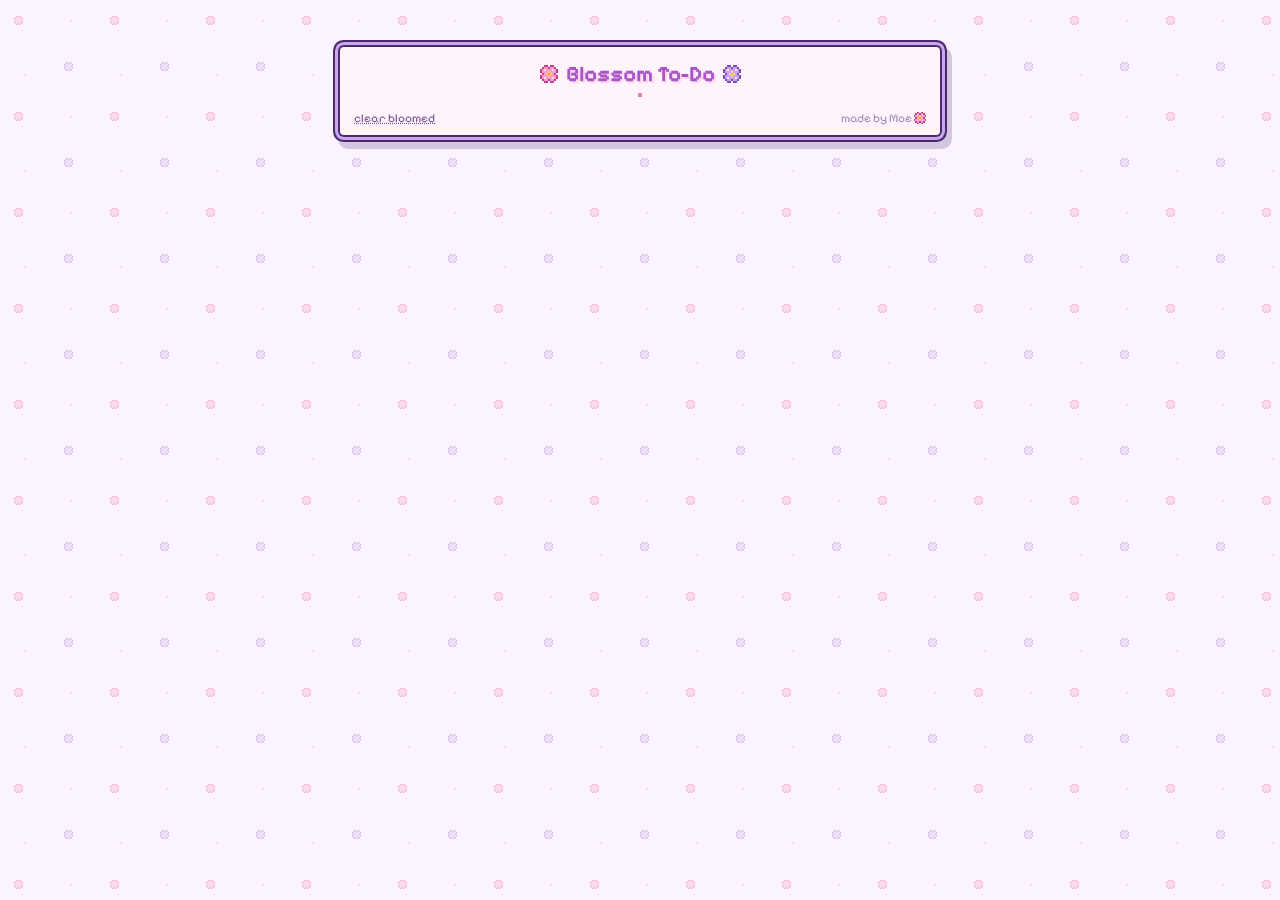
<file: index.html>
<!doctype html>
<html lang="en">
  <head>
    <meta charset="utf-8" />
    <title>Blossom To-Do</title>
    <meta http-equiv="refresh" content="0; url=src/taskpane.html" />
  </head>
  <body>
    <a href="src/taskpane.html">Open Blossom To-Do</a>
  </body>
</html>
</file>
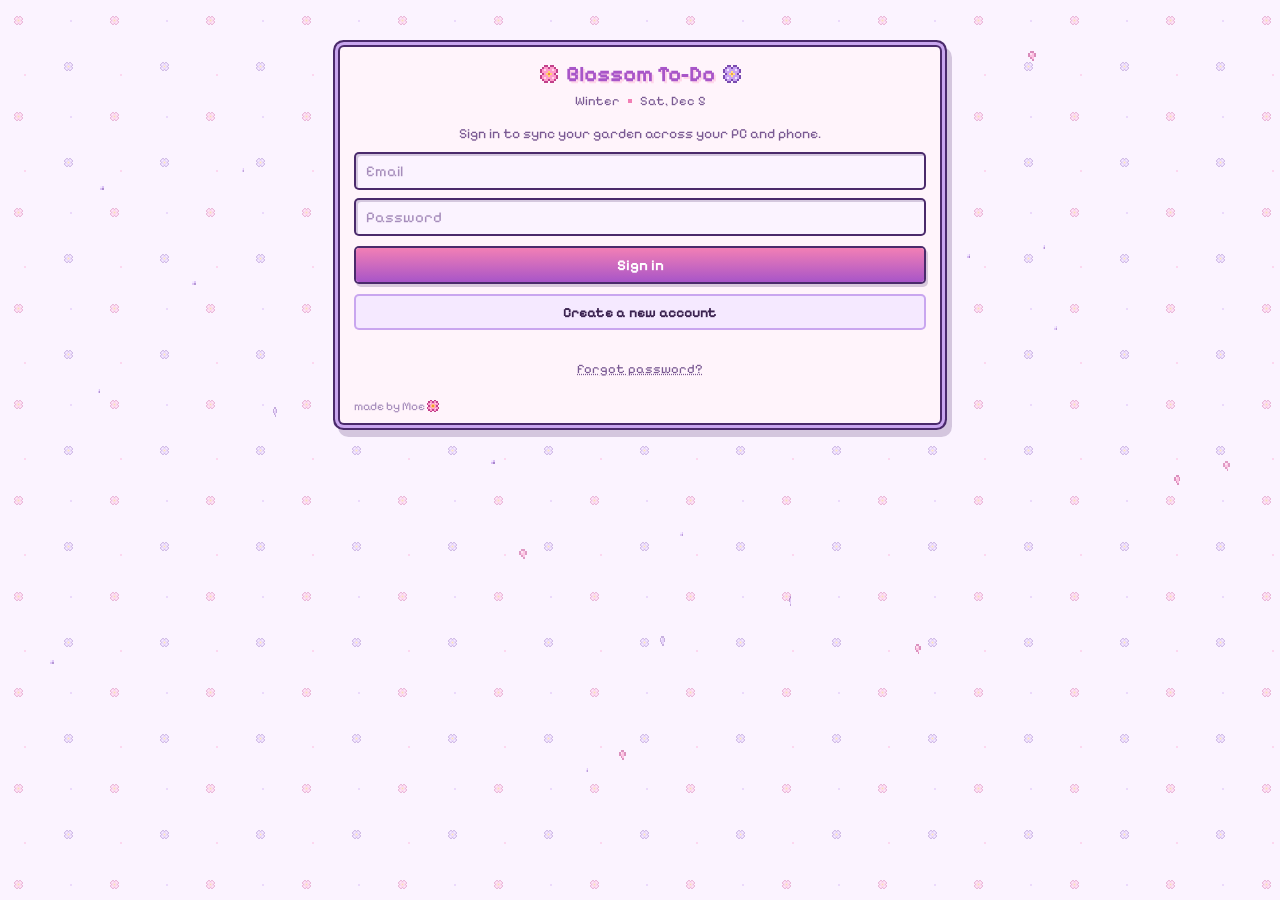
<file: src/taskpane.html>
<!doctype html>
<html lang="en">
  <head>
    <meta charset="utf-8" />
    <meta name="viewport" content="width=device-width, initial-scale=1, viewport-fit=cover" />
    <title>Blossom To-Do</title>
    <link rel="manifest" href="app.webmanifest" />
    <link rel="icon" href="../assets/icons/icon-32.png" />
    <link rel="apple-touch-icon" href="../assets/icons/app-192.png" />
    <meta name="theme-color" media="(prefers-color-scheme: light)" content="#f5e9ff" />
    <meta name="theme-color" media="(prefers-color-scheme: dark)" content="#251932" />
    <script src="https://appsforoffice.microsoft.com/lib/1/hosted/office.js"></script>
    <script src="https://res.cdn.office.net/teams-js/2.22.0/js/MicrosoftTeams.min.js"></script>
    <link rel="stylesheet" href="taskpane.css" />
  </head>
  <body>
    <canvas id="petals" aria-hidden="true"></canvas>

    <main class="panel">
      <header class="title">
        <img src="../assets/img/blossom.svg" alt="" class="sprite sway" />
        <h1>Blossom To-Do</h1>
        <img src="../assets/img/blossom-lilac.svg" alt="" class="sprite sway delay" />
      </header>

      <div class="farm-date">
        <span id="season"></span>
        <span class="dot"></span>
        <span id="today"></span>
      </div>

      <div id="loadingView" class="empty" hidden>
        <img src="../assets/img/blossom.svg" alt="" />
        <p>Waking up the garden...</p>
      </div>

      <section id="authView" class="auth" hidden>
        <p class="auth-intro">Sign in to sync your garden across your PC and phone.</p>
        <form id="authForm" autocomplete="on">
          <input id="authEmail" type="email" autocomplete="username" placeholder="Email" aria-label="Email" />
          <input id="authPassword" type="password" autocomplete="current-password" placeholder="Password" aria-label="Password" />
          <button type="submit" class="btn btn-primary">Sign in</button>
        </form>
        <button id="signUp" type="button" class="btn btn-soft">Create a new account</button>
        <p id="authMsg" class="auth-msg" role="status"></p>
        <button id="forgot" type="button" class="link-btn">forgot password?</button>
      </section>

      <div id="todoView" hidden>
      <section class="progress" aria-live="polite">
        <div class="progress-bar"><div id="progressFill"></div></div>
        <span id="progressText">0 of 0 bloomed</span>
      </section>

      <form id="addForm" class="add-row" autocomplete="off">
        <input id="newTask" type="text" maxlength="300" placeholder="Plant a new task..." aria-label="New task" />
        <button type="submit" class="btn btn-primary">Plant</button>
      </form>

      <button id="addEmail" type="button" class="btn btn-soft" hidden>
        <span class="env" aria-hidden="true"></span>
        <span>Save this email as a task</span>
      </button>

      <nav class="tabs" role="tablist">
        <button type="button" role="tab" data-filter="all" class="tab active">All</button>
        <button type="button" role="tab" data-filter="open" class="tab">Growing</button>
        <button type="button" role="tab" data-filter="done" class="tab">Bloomed</button>
      </nav>

      <ul id="list" class="list"></ul>

      <div id="empty" class="empty" hidden>
        <img src="../assets/img/blossom.svg" alt="" />
        <p id="emptyText">Your garden is empty. Plant a task!</p>
      </div>
      </div>

      <footer>
        <button id="clearDone" type="button" class="link-btn">clear bloomed</button>
        <span class="credit">made by Moe <img src="../assets/img/blossom.svg" alt="" /></span>
      </footer>
      <div id="account" class="account" hidden>
        <span id="accountEmail"></span>
        <button id="signOut" type="button" class="link-btn">sign out</button>
      </div>
    </main>

    <script src="firebase-config.js"></script>
    <script src="cloud.js"></script>
    <script src="taskpane.js"></script>
  </body>
</html>
</file>
<file: src/taskpane.css>
@font-face {
  font-family: "Blossom Pixel";
  src: url("../assets/fonts/PixelifySans.ttf") format("truetype");
  font-weight: 400 700;
  font-display: swap;
}

/* ---------- Palette (same as the YouTube theme) ------------------------ */

:root {
  --bg: #fbf3ff;
  --surface: #fff4fb;
  --raised: #f5e9ff;
  --hover: #ecdaff;
  --text: #3b2350;
  --text-2: #7a5a93;
  --text-3: #a68dbb;
  --accent: #a855c8;
  --accent-2: #f27fb5;
  --accent-soft: #ffd6ea;
  --frame-dark: #4a2a6b;
  --frame-mid: #c9a6ef;
  --frame-light: #f3e6ff;
  --shadow: rgba(74, 42, 107, 0.22);
  --tile: url("../assets/img/tile-light.svg");
  --check-bg: #fff;
  --check-border: var(--frame-dark);
  --font: "Blossom Pixel", "Segoe UI", sans-serif;
  color-scheme: light;
}

:root[data-theme="dark"] {
  --bg: #1d1327;
  --surface: #251932;
  --raised: #2f2041;
  --hover: #3b2852;
  --text: #f7ebff;
  --text-2: #c9addf;
  --text-3: #9a80b2;
  --accent: #d39bf7;
  --accent-2: #ff9ccb;
  --accent-soft: #4b2a4a;
  --frame-dark: #0f0818;
  --frame-mid: #8a5fb8;
  --frame-light: #3b2852;
  --shadow: rgba(0, 0, 0, 0.45);
  --tile: url("../assets/img/tile-dark.svg");
  --check-bg: var(--raised);
  --check-border: var(--frame-mid);
  color-scheme: dark;
}

* {
  box-sizing: border-box;
}

[hidden] {
  display: none !important;
}

html,
body {
  margin: 0;
  min-height: 100%;
}

body {
  /* safe-area insets keep the panel clear of the Android status/nav bars */
  padding: calc(14px + env(safe-area-inset-top, 0px)) 12px calc(18px + env(safe-area-inset-bottom, 0px));
  font-family: var(--font);
  font-size: 15px;
  color: var(--text);
  background: var(--bg) var(--tile) 0 0 / 96px 96px;
  image-rendering: pixelated;
  -webkit-font-smoothing: antialiased;
}

#petals {
  position: fixed;
  inset: 0;
  width: 100vw;
  height: 100vh;
  pointer-events: none;
  z-index: 0;
}

/* ---------- Stardew-style parchment panel ----------------------------- */

.panel {
  position: relative;
  z-index: 1;
  max-width: 520px;
  margin: 7px auto;
  padding: 14px 14px 10px;
  background: var(--surface);
  border-radius: 4px;
  box-shadow:
    0 0 0 2px var(--frame-dark),
    0 0 0 5px var(--frame-mid),
    0 0 0 7px var(--frame-dark),
    5px 7px 0 7px var(--shadow);
}

.title {
  display: flex;
  align-items: center;
  justify-content: center;
  gap: 8px;
}

h1 {
  margin: 0;
  font-size: 22px;
  font-weight: 700;
  color: var(--accent);
  text-shadow: 2px 2px 0 var(--accent-soft);
  white-space: nowrap;
}

.sprite {
  width: 18px;
  height: 18px;
}
.sway {
  animation: sway 2.6s ease-in-out infinite;
}
.sway.delay {
  animation-delay: -1.3s;
}
@keyframes sway {
  0%, 100% { transform: rotate(-14deg); }
  50% { transform: rotate(14deg); }
}

.farm-date {
  display: flex;
  align-items: center;
  justify-content: center;
  gap: 8px;
  margin: 6px 0 12px;
  font-size: 13px;
  color: var(--text-2);
}
.farm-date .dot {
  width: 4px;
  height: 4px;
  background: var(--accent-2);
}

/* ---------- Progress ---------------------------------------------------- */

.progress {
  display: flex;
  align-items: center;
  gap: 10px;
  margin: 0 2px 14px;
}
.progress-bar {
  flex: 1;
  height: 12px;
  padding: 2px;
  background: var(--raised);
  box-shadow: 0 0 0 2px var(--frame-dark);
}
#progressFill {
  width: 0;
  height: 100%;
  background:
    repeating-linear-gradient(90deg, transparent 0 6px, rgba(255, 255, 255, 0.35) 6px 8px),
    linear-gradient(90deg, var(--accent-2), var(--accent));
  transition: width 0.35s steps(8);
}
#progressText {
  font-size: 12px;
  color: var(--text-2);
  white-space: nowrap;
}

/* ---------- Inputs & buttons ------------------------------------------- */

.add-row {
  display: flex;
  gap: 10px;
  margin-bottom: 10px;
}

input[type="text"],
input[type="email"],
input[type="password"],
input[type="datetime-local"] {
  flex: 1;
  min-width: 0;
  height: 34px;
  padding: 0 10px;
  font: inherit;
  color: var(--text);
  background: var(--bg);
  border: 0;
  border-radius: 3px;
  box-shadow: 0 0 0 2px var(--frame-dark), inset 2px 2px 0 var(--shadow);
  outline: none;
}
input::placeholder {
  color: var(--text-3);
}
input[type="text"]:focus,
input[type="email"]:focus,
input[type="password"]:focus,
input[type="datetime-local"]:focus {
  box-shadow: 0 0 0 2px var(--frame-dark), 0 0 0 4px var(--accent-2);
}

.btn {
  font: inherit;
  font-weight: 700;
  border: 0;
  border-radius: 3px;
  cursor: pointer;
  transition: transform 0.1s, filter 0.1s;
}
.btn:hover {
  transform: translateY(-1px);
  filter: brightness(1.05);
}
.btn:active {
  transform: translateY(1px);
}
.btn:focus-visible,
.tab:focus-visible,
.link-btn:focus-visible {
  outline: 2px dashed var(--accent);
  outline-offset: 3px;
}

.btn-primary {
  height: 34px;
  padding: 0 14px;
  color: #fff;
  background: linear-gradient(180deg, var(--accent-2), var(--accent));
  box-shadow: 0 0 0 2px var(--frame-dark), 2px 3px 0 2px var(--shadow);
}

.btn-soft {
  display: flex;
  align-items: center;
  justify-content: center;
  gap: 8px;
  width: 100%;
  height: 32px;
  margin: 4px 0 12px;
  font-size: 14px;
  color: var(--text);
  background: var(--raised);
  box-shadow: 0 0 0 2px var(--frame-mid);
}
.btn-soft:hover {
  background: var(--hover);
}

/* pixel envelope icon */
.env {
  position: relative;
  width: 14px;
  height: 10px;
  background: var(--accent-soft);
  box-shadow: 0 0 0 2px var(--accent);
}
.env::before,
.env::after {
  content: "";
  position: absolute;
  top: 1px;
  width: 8px;
  height: 2px;
  background: var(--accent);
}
.env::before {
  left: -1px;
  transform: rotate(32deg);
  transform-origin: left;
}
.env::after {
  right: -1px;
  transform: rotate(-32deg);
  transform-origin: right;
}

/* ---------- Tabs -------------------------------------------------------- */

.tabs {
  display: flex;
  gap: 6px;
  margin-bottom: 10px;
  border-bottom: 2px dashed var(--frame-mid);
  padding-bottom: 10px;
}
.tab {
  flex: 1;
  height: 28px;
  font: inherit;
  font-size: 13px;
  color: var(--text-2);
  background: var(--bg);
  border: 2px solid var(--frame-mid);
  border-radius: 6px;
  cursor: pointer;
}
.tab:hover {
  background: var(--hover);
}
.tab.active {
  color: #fff;
  font-weight: 700;
  background: linear-gradient(180deg, var(--accent-2), var(--accent));
  border-color: var(--frame-dark);
}

/* ---------- List -------------------------------------------------------- */

.list {
  list-style: none;
  margin: 0;
  padding: 0;
  display: flex;
  flex-direction: column;
  gap: 8px;
}

.item {
  display: flex;
  align-items: flex-start;
  gap: 10px;
  padding: 8px 8px 8px 10px;
  background: var(--bg);
  border-radius: 4px;
  box-shadow: 0 0 0 2px var(--frame-mid);
  animation: pop-in 0.22s steps(4);
}
.item:hover {
  background: var(--raised);
}
@keyframes pop-in {
  from { transform: scale(0.92); opacity: 0; }
  to { transform: scale(1); opacity: 1; }
}

/* Stardew-style pixel checkbox */
.check {
  position: relative;
  flex: none;
  width: 18px;
  height: 18px;
  margin-top: 1px;
  padding: 0;
  border: 0;
  background: var(--check-bg);
  box-shadow: 0 0 0 2px var(--check-border), inset 2px 2px 0 rgba(74, 42, 107, 0.15);
  cursor: pointer;
}
.item.done .check {
  background: var(--accent-2);
}
.item.done .check::after {
  content: "";
  position: absolute;
  left: 0;
  top: 0;
  width: 2px;
  height: 2px;
  box-shadow:
    3px 8px 0 #fff, 3px 10px 0 #fff,
    5px 10px 0 #fff, 5px 12px 0 #fff,
    7px 12px 0 #fff, 7px 10px 0 #fff,
    9px 8px 0 #fff, 9px 10px 0 #fff,
    11px 6px 0 #fff, 11px 8px 0 #fff,
    13px 4px 0 #fff, 13px 6px 0 #fff;
}
.check:focus-visible {
  outline: 2px dashed var(--accent);
  outline-offset: 4px;
}

.item-body {
  flex: 1;
  min-width: 0;
}
.item-text {
  display: block;
  line-height: 1.3;
  overflow-wrap: anywhere;
  cursor: text;
}
.item.done .item-text {
  color: var(--text-3);
  text-decoration: line-through;
  text-decoration-color: var(--accent-2);
  text-decoration-thickness: 2px;
}
.item-edit {
  width: 100%;
  height: 26px !important;
}

.item-meta {
  display: flex;
  align-items: center;
  gap: 6px;
  margin-top: 4px;
  font-size: 12px;
  color: var(--text-2);
}
.email-link {
  max-width: 100%;
  padding: 0;
  overflow: hidden;
  font: inherit;
  color: var(--accent);
  text-align: left;
  text-overflow: ellipsis;
  white-space: nowrap;
  background: none;
  border: 0;
  cursor: pointer;
}
button.email-link:hover {
  text-decoration: underline dotted;
}
span.email-link {
  cursor: default;
}

.icon-btn {
  flex: none;
  width: 22px;
  height: 22px;
  padding: 0;
  font: inherit;
  font-size: 16px;
  line-height: 1;
  color: var(--text-3);
  background: none;
  border: 0;
  border-radius: 3px;
  cursor: pointer;
  opacity: 0;
  transition: opacity 0.12s;
}
.item:hover .icon-btn,
.icon-btn:focus-visible,
.bell.on {
  opacity: 1;
}
/* Phones have no hover, so keep the buttons visible */
@media (hover: none) {
  .icon-btn {
    opacity: 1;
  }
}
.bell {
  display: grid;
  place-items: center;
}
.bell:hover,
.bell.on {
  color: var(--accent);
}
.bell:hover {
  background: var(--hover);
}
.delete:hover {
  color: #fff;
  background: var(--accent-2);
}

/* 6x6 pixel bell drawn with box-shadows, in the current text color */
.bell-icon {
  position: relative;
  display: inline-block;
  width: 12px;
  height: 12px;
  flex: none;
}
.bell-icon::before {
  content: "";
  position: absolute;
  left: 0;
  top: 0;
  width: 2px;
  height: 2px;
  color: inherit;
  box-shadow:
    4px 0 0, 6px 0 0,
    2px 2px 0, 4px 2px 0, 6px 2px 0, 8px 2px 0,
    2px 4px 0, 4px 4px 0, 6px 4px 0, 8px 4px 0,
    2px 6px 0, 4px 6px 0, 6px 6px 0, 8px 6px 0,
    0 8px 0, 2px 8px 0, 4px 8px 0, 6px 8px 0, 8px 8px 0, 10px 8px 0,
    4px 10px 0, 6px 10px 0;
}

.remind-chip {
  display: inline-flex;
  align-items: center;
  gap: 4px;
  padding: 1px 6px;
  color: var(--accent);
  background: var(--raised);
  border-radius: 3px;
  box-shadow: 0 0 0 1px var(--frame-mid);
  white-space: nowrap;
}
.remind-chip .bell-icon {
  transform: scale(0.75);
}
.remind-chip.late {
  color: #fff;
  background: var(--accent-2);
}
.item.done .remind-chip {
  opacity: 0.6;
}

.remind-row {
  display: flex;
  flex-direction: column;
  gap: 8px;
  margin-top: 8px;
  padding: 8px;
  background: var(--raised);
  border-radius: 3px;
  box-shadow: 0 0 0 2px var(--frame-mid);
}
.remind-quick {
  display: flex;
  flex-wrap: wrap;
  gap: 6px;
}
.chip-btn {
  padding: 3px 8px;
  font: inherit;
  font-size: 12px;
  color: var(--text);
  background: var(--bg);
  border: 2px solid var(--frame-mid);
  border-radius: 6px;
  cursor: pointer;
}
.chip-btn:hover {
  background: var(--hover);
}
.remind-pick {
  display: flex;
  gap: 8px;
}
.remind-pick input {
  height: 30px;
  font-size: 13px;
}
.btn-small {
  height: 30px;
  padding: 0 12px;
}
.remind-actions {
  display: flex;
  gap: 12px;
  font-size: 12px;
}

/* ---------- Sign in ----------------------------------------------------- */

.auth {
  padding: 4px 2px 8px;
}
.auth.busy {
  opacity: 0.6;
  pointer-events: none;
}
.auth-intro {
  margin: 0 0 12px;
  font-size: 14px;
  text-align: center;
  color: var(--text-2);
}
#authForm {
  display: flex;
  flex-direction: column;
  gap: 12px;
}
#authForm input {
  flex: none;
}
#authForm .btn-primary {
  margin-top: 2px;
}
.auth .btn-soft {
  margin-top: 14px;
}
.auth-msg {
  min-height: 1em;
  margin: 0 0 8px;
  font-size: 13px;
  text-align: center;
  color: var(--accent-2);
}
.auth-msg.ok {
  color: var(--accent);
}
.auth .link-btn {
  display: block;
  margin: 0 auto;
  font-size: 13px;
}

.account {
  display: flex;
  align-items: center;
  justify-content: center;
  gap: 10px;
  margin-top: 8px;
  font-size: 12px;
  color: var(--text-3);
  overflow-wrap: anywhere;
}

.empty {
  padding: 22px 0 10px;
  text-align: center;
  color: var(--text-2);
}
.empty img {
  width: 36px;
  height: 36px;
  animation: sway 2.6s ease-in-out infinite;
}
.empty p {
  margin: 8px 0 0;
  font-size: 14px;
}

/* ---------- Footer ------------------------------------------------------ */

footer {
  display: flex;
  align-items: center;
  justify-content: space-between;
  margin-top: 14px;
  font-size: 12px;
  color: var(--text-3);
}
.link-btn {
  padding: 0;
  font: inherit;
  color: var(--text-2);
  text-decoration: underline dotted;
  background: none;
  border: 0;
  cursor: pointer;
}
.link-btn:hover {
  color: var(--accent-2);
}
.credit img {
  width: 12px;
  height: 12px;
  vertical-align: -2px;
}

@media (prefers-reduced-motion: reduce) {
  *,
  *::before,
  *::after {
    animation: none !important;
    transition: none !important;
  }
}

/* Full-size app view (Outlook app bar): give the panel some breathing room */
@media (min-width: 700px) {
  body {
    padding-top: 40px;
  }
  .panel {
    max-width: 600px;
  }
}
</file>
